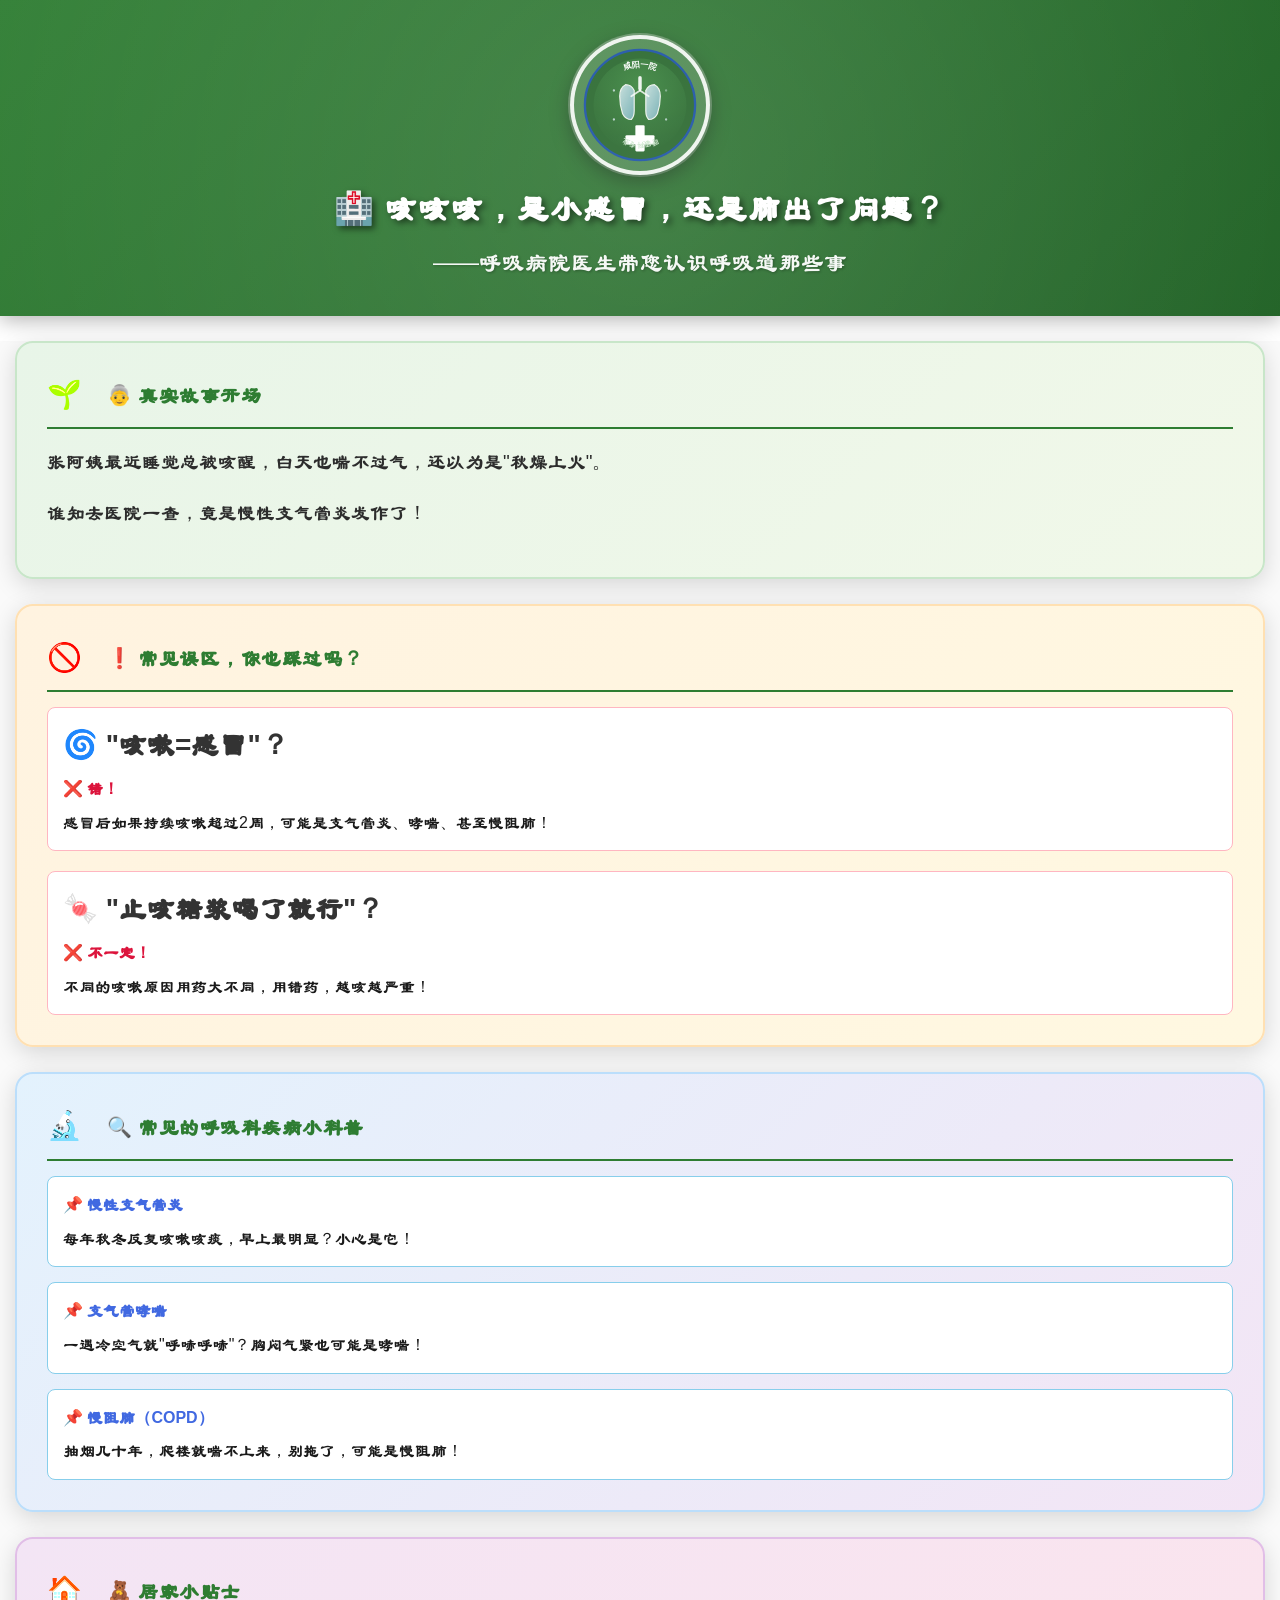
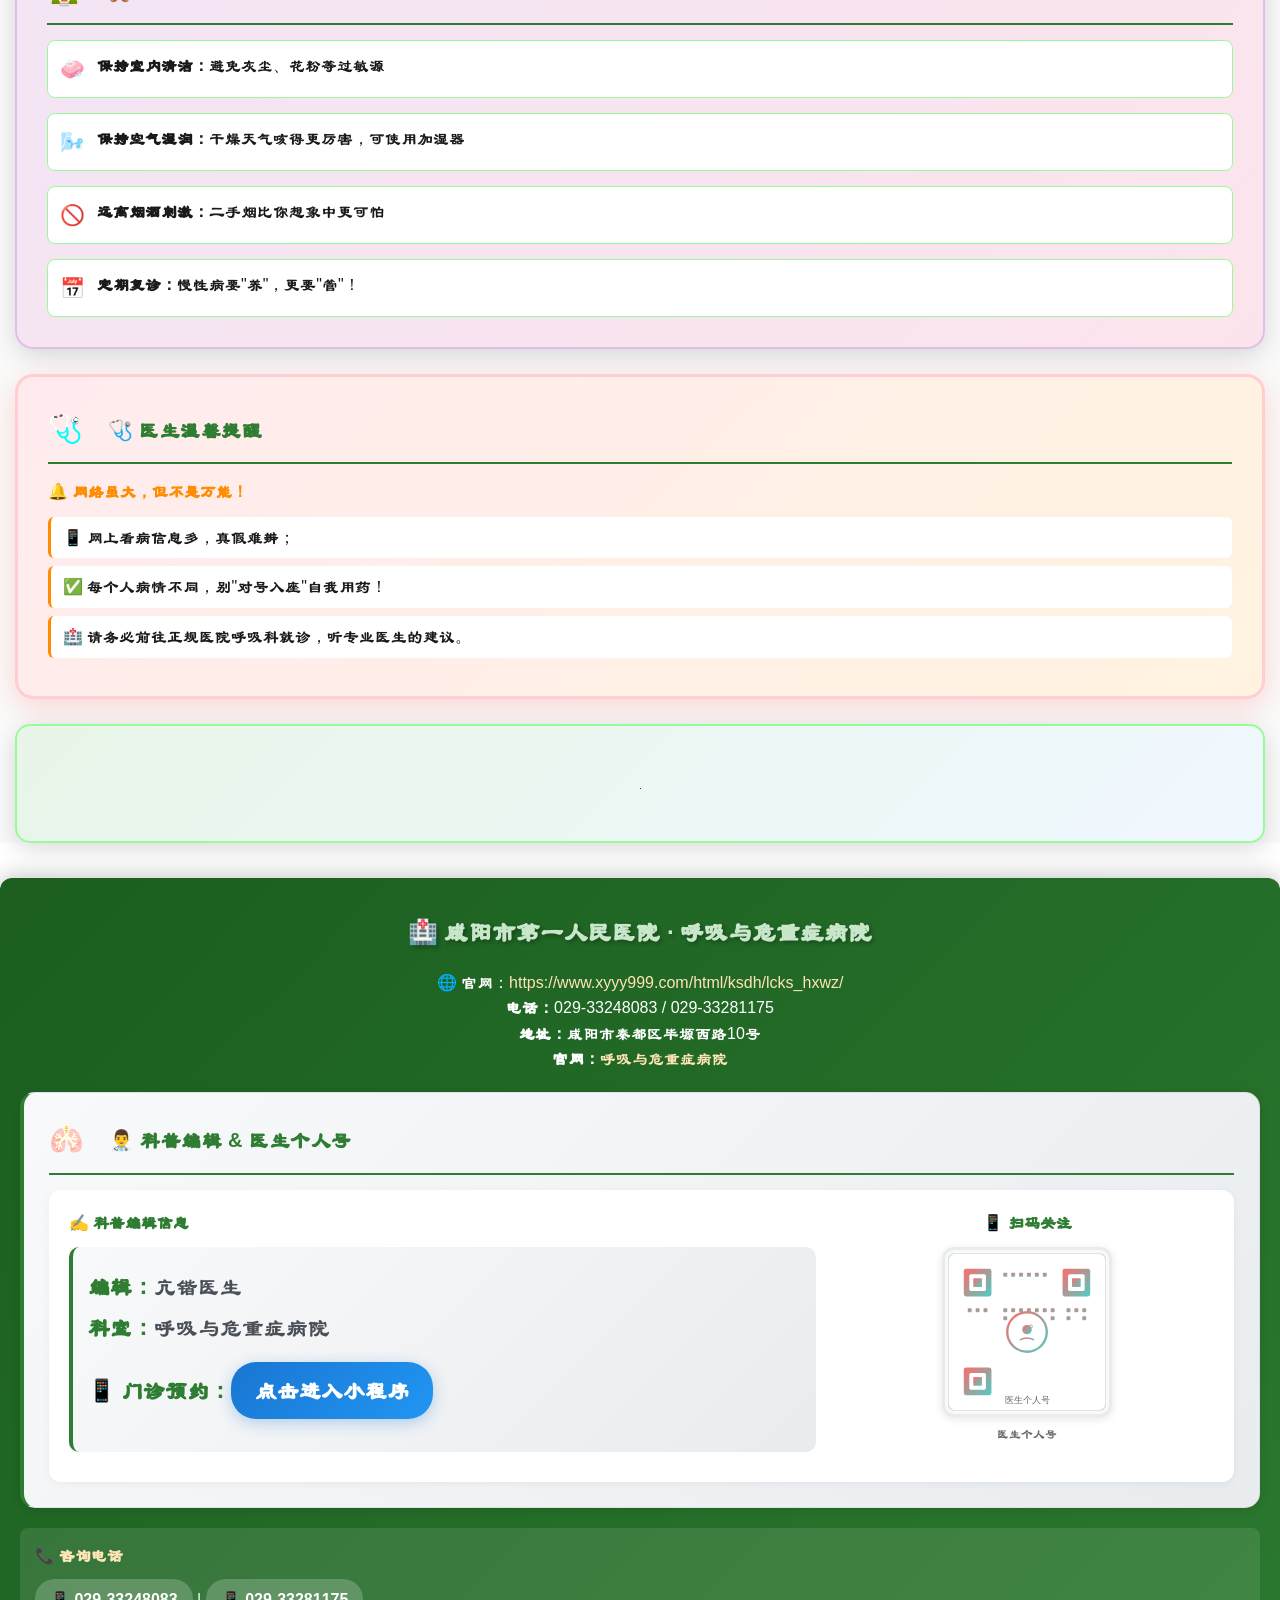
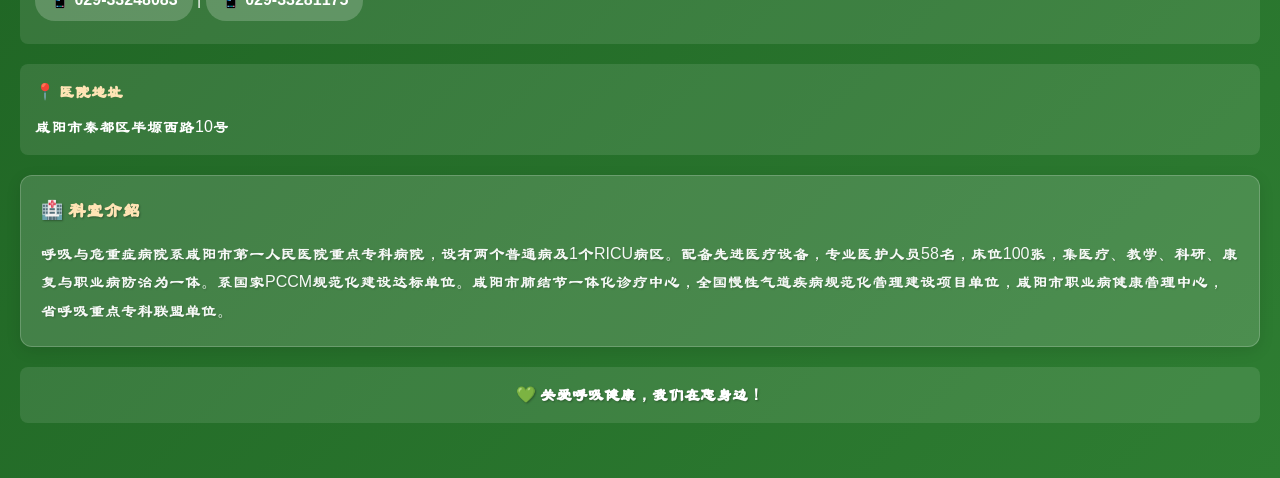
<file: index.html>
<!DOCTYPE html>
<html lang="zh-CN">
<head>
    <meta charset="UTF-8">
    <meta name="viewport" content="width=device-width, initial-scale=1.0, user-scalable=no">
    <meta name="format-detection" content="telephone=yes">
    <title>咳咳咳，是小感冒，还是肺出了问题？ - 咸阳市第一人民医院呼吸科</title>
    <link rel="stylesheet" href="style.css">
    <link href="https://fonts.googleapis.com/css2?family=Noto+Sans+SC:wght@300;400;500;700&display=swap" rel="stylesheet">
    <style>
        @font-face {
            font-family: '汉仪方隶简';
            src: url('./fonts/汉仪方隶简.OTF') format('opentype');
            font-weight: normal;
            font-style: normal;
            font-display: swap;
            unicode-range: U+4E00-9FFF, U+3400-4DBF, U+20000-2A6DF, U+2A700-2B73F, U+2B740-2B81F, U+2B820-2CEAF;
        }
    </style>
</head>
<body>
    <!-- 页面头部 -->
    <header class="header">
        <div class="logo">
            <img src="hospital-logo.svg" alt="咸阳市第一人民医院" class="logo-img" id="hospital-logo" ondblclick="uploadImage('hospital-logo')">
        </div>
        <h1 class="main-title">🏥 咳咳咳，是小感冒，还是肺出了问题？</h1>
        <p class="subtitle">——呼吸病院医生带您认识呼吸道那些事</p>
    </header>

    <!-- 主要内容区域 -->
    <main class="main-content">
        <!-- 真实故事开场 -->
        <section class="story-section">
            <h2 class="section-title">👵 真实故事开场</h2>
            <div class="story-content">
                <p>张阿姨最近睡觉总被咳醒，白天也喘不过气，还以为是"秋燥上火"。</p>
                <p>谁知去医院一查，竟是慢性支气管炎发作了！</p>
            </div>
        </section>

        <!-- 常见误区 -->
        <section class="misconception-section">
            <h2 class="section-title">❗ 常见误区，你也踩过吗？</h2>
            <div class="misconception-list">
                <div class="misconception-item">
                    <h3>🌀 "咳嗽=感冒"？</h3>
                    <p class="wrong-mark">❌ 错！</p>
                    <p>感冒后如果持续咳嗽超过2周，可能是支气管炎、哮喘、甚至慢阻肺！</p>
                </div>
                <div class="misconception-item">
                    <h3>🍬 "止咳糖浆喝了就行"？</h3>
                    <p class="wrong-mark">❌ 不一定！</p>
                    <p>不同的咳嗽原因用药大不同，用错药，越咳越严重！</p>
                </div>
            </div>
        </section>

        <!-- 疾病科普 -->
        <section class="disease-section">
            <h2 class="section-title">🔍 常见的呼吸科疾病小科普</h2>
            <div class="disease-list">
                <div class="disease-item">
                    <h3>📌 慢性支气管炎</h3>
                    <p>每年秋冬反复咳嗽咳痰，早上最明显？小心是它！</p>
                </div>
                <div class="disease-item">
                    <h3>📌 支气管哮喘</h3>
                    <p>一遇冷空气就"呼哧呼哧"？胸闷气紧也可能是哮喘！</p>
                </div>
                <div class="disease-item">
                    <h3>📌 慢阻肺（COPD）</h3>
                    <p>抽烟几十年，爬楼就喘不上来，别拖了，可能是慢阻肺！</p>
                </div>
            </div>
        </section>

        <!-- 居家小贴士 -->
        <section class="tips-section">
            <h2 class="section-title">🧸 居家小贴士</h2>
            <div class="tips-list">
                <div class="tip-item">
                    <span class="tip-icon">🧼</span>
                    <p><strong>保持室内清洁：</strong>避免灰尘、花粉等过敏源</p>
                </div>
                <div class="tip-item">
                    <span class="tip-icon">🌬️</span>
                    <p><strong>保持空气湿润：</strong>干燥天气咳得更厉害，可使用加湿器</p>
                </div>
                <div class="tip-item">
                    <span class="tip-icon">🚫</span>
                    <p><strong>远离烟酒刺激：</strong>二手烟比你想象中更可怕</p>
                </div>
                <div class="tip-item">
                    <span class="tip-icon">📅</span>
                    <p><strong>定期复诊：</strong>慢性病要"养"，更要"管"！</p>
                </div>
            </div>
        </section>

        <!-- 医生温馨提醒 -->
        <section class="doctor-reminder">
            <h2 class="section-title">🩺 医生温馨提醒</h2>
            <div class="reminder-content">
                <h3>🔔 网络虽大，但不是万能！</h3>
                <ul class="reminder-list">
                    <li>📱 网上看病信息多，真假难辨；</li>
                    <li>✅ 每个人病情不同，别"对号入座"自我用药！</li>
                    <li>🏥 请务必前往正规医院呼吸科就诊，听专业医生的建议。</li>
                </ul>
            </div>
        </section>

        <!-- 医患沟通画面 -->
        <section class="communication-section">
            <div class="communication-content">
                <img id="doctor-patient-img" src="doctor-patient-communication.jpg" alt="医患沟通画面" class="communication-image" ondblclick="uploadImage('doctor-patient-img')">
            </div>
        </section>

    </main>

    <!-- 页面底部 -->
    <footer class="footer">
        <div class="hospital-info">
            <h3>🏥 咸阳市第一人民医院 · 呼吸与危重症病院</h3>
            <div class="department-info">
            <p>🌐 官网：<a href="https://www.xyyy999.com/html/ksdh/lcks_hxwz/" target="_blank">https://www.xyyy999.com/html/ksdh/lcks_hxwz/</a></p>

            <div class="contact-item">
                <strong>电话：</strong><span id="phone">029-33248083</span> / <span>029-33281175</span>
            </div>
            <div class="contact-item">
                <strong>地址：</strong><span id="address">咸阳市秦都区毕塬西路10号</span>
            </div>
            <div class="contact-item">
                <strong>官网：</strong><a id="website" href="#" target="_blank">呼吸与危重症病院</a>
            </div>
        </div>
        </div>
        
        <!-- 科普编辑与医生个人号合并区域 -->
        <section class="doctor-editor-section">
            <h2 class="section-title">👨‍⚕️ 科普编辑 & 医生个人号</h2>
            <div class="doctor-editor-content">
                <div class="editor-info-card">
                    <div class="editor-details">
                        <h3>✍️ 科普编辑信息</h3>
                        <div class="editor-info">
                            <p><strong>编辑：</strong><span id="editor-name">亢锴医生</span></p>
                            <p><strong>科室：</strong><span id="editor-department">呼吸与危重症病院</span></p>
                            <p><strong>📱 门诊预约：</strong><a href="#小程序://咸阳市第一人民医院/3qvFwHHh6svxp5e" class="miniprogram-btn">点击进入小程序</a></p>
                        </div>
                    </div>
                    <div class="doctor-qr-card">
                        <h3>📱 扫码关注</h3>
                        <div class="qr-container">
                            <img id="doctor-qr" src="doctor-qr.svg" alt="医生二维码" class="qr-code" ondblclick="uploadImage('doctor-qr')">
                            <p class="qr-label">医生个人号</p>
                        </div>
                    </div>
                </div>
            </div>
        </section>
        
        <div class="contact-info">
            <h4>📞 咨询电话</h4>
            <div class="phone-numbers">
                <p><a href="tel:029-33248083" id="main-phone">📱 029-33248083</a> | <a href="tel:029-33281175" id="dept-phone">📱 029-33281175</a></p>
            </div>
        </div>
        
        <div class="address-info">
            <h4>📍 医院地址</h4>
            <p>咸阳市秦都区毕塬西路10号</p>
        </div>
        
        <div class="department-details">
            <h4>🏥 科室介绍</h4>
            <p>呼吸与危重症病院系咸阳市第一人民医院重点专科病院，设有两个普通病及1个RICU病区。配备先进医疗设备，专业医护人员58名，床位100张，集医疗、教学、科研、康复与职业病防治为一体。系国家PCCM规范化建设达标单位。咸阳市肺结节一体化诊疗中心，全国慢性气道疾病规范化管理建设项目单位，咸阳市职业病健康管理中心，省呼吸重点专科联盟单位。</p>
        </div>
        
        <div class="slogan">
            <p class="care-text">💚 关爱呼吸健康，我们在您身边！</p>
        </div>
    </footer>

    <script src="script.js"></script>
    <script src="config-loader.js"></script>
</body>
</html>
</file>
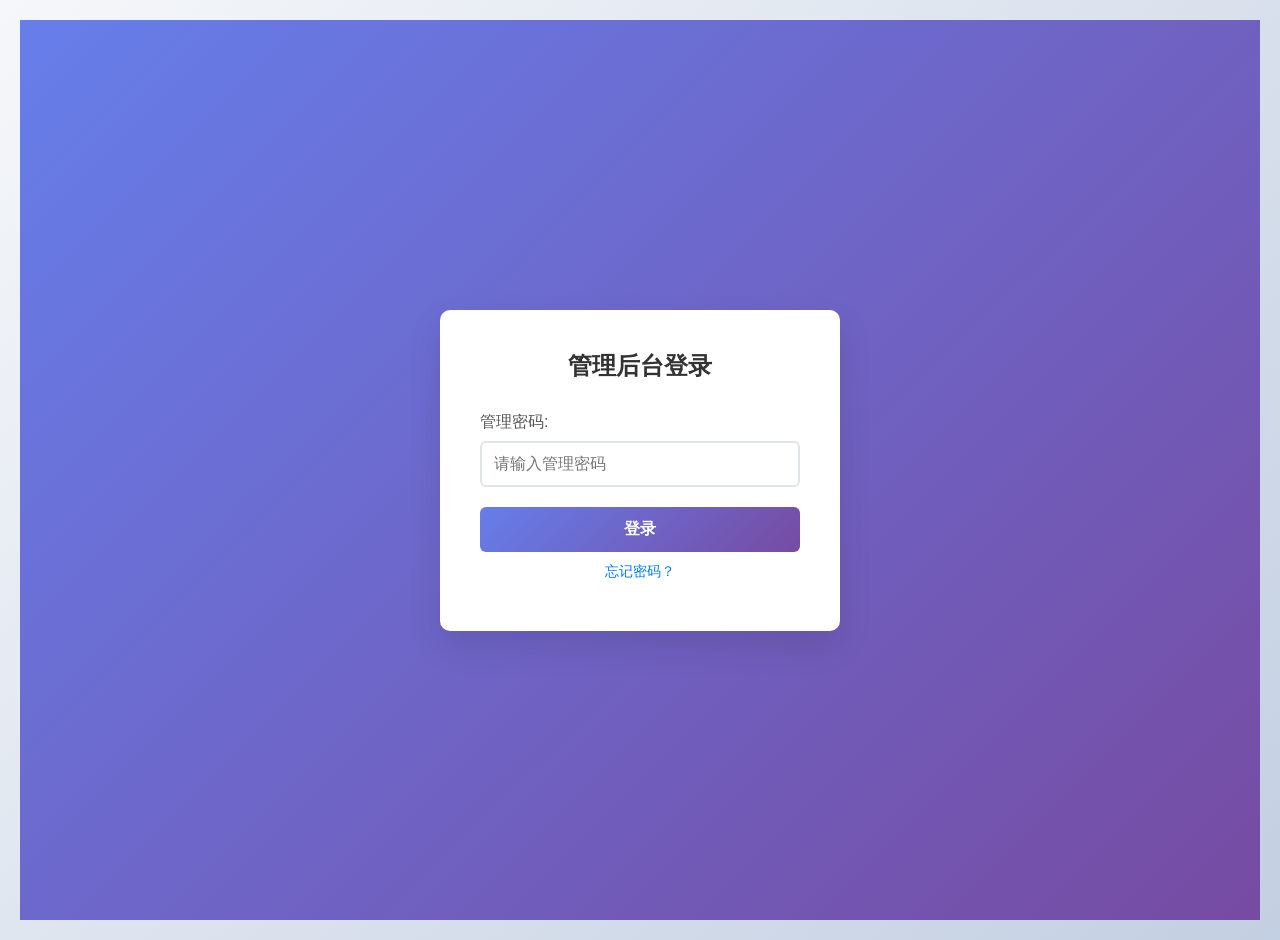
<file: admin.html>
<!DOCTYPE html>
<html lang="zh-CN">
<head>
    <meta charset="UTF-8">
    <meta name="viewport" content="width=device-width, initial-scale=1.0">
    <title>医院H5页面管理后台</title>
    <style>
        * {
            margin: 0;
            padding: 0;
            box-sizing: border-box;
        }

        body {
            font-family: 'HYFangLiJian', 'Microsoft YaHei', sans-serif;
            background: linear-gradient(135deg, #f5f7fa 0%, #c3cfe2 100%);
            min-height: 100vh;
            padding: 20px;
        }

        .container {
            max-width: 1200px;
            margin: 0 auto;
            background: white;
            border-radius: 15px;
            box-shadow: 0 10px 30px rgba(0,0,0,0.1);
            overflow: hidden;
        }

        .header {
            background: linear-gradient(135deg, #2E7D32, #388E3C);
            color: white;
            padding: 30px;
            text-align: center;
        }

        .header h1 {
            font-size: 28px;
            margin-bottom: 10px;
        }

        .content {
            padding: 30px;
        }

        .section {
            margin-bottom: 40px;
            padding: 25px;
            border: 2px solid #e0e0e0;
            border-radius: 10px;
            background: #fafafa;
        }

        .section h2 {
            color: #2E7D32;
            margin-bottom: 20px;
            font-size: 22px;
            border-bottom: 2px solid #2E7D32;
            padding-bottom: 10px;
        }

        .form-group {
            margin-bottom: 20px;
        }

        .form-group label {
            display: block;
            margin-bottom: 8px;
            font-weight: bold;
            color: #333;
        }

        .form-group input,
        .form-group textarea {
            width: 100%;
            padding: 12px;
            border: 2px solid #ddd;
            border-radius: 8px;
            font-size: 16px;
            transition: border-color 0.3s ease;
        }

        .form-group input:focus,
        .form-group textarea:focus {
            outline: none;
            border-color: #2E7D32;
        }

        .file-upload {
            position: relative;
            display: inline-block;
            cursor: pointer;
            background: #f8f9fa;
            border: 2px dashed #2E7D32;
            border-radius: 10px;
            padding: 20px;
            text-align: center;
            transition: all 0.3s ease;
            width: 100%;
        }

        .file-upload:hover {
            background: #e8f5e8;
            border-color: #1B5E20;
        }

        .file-upload input[type="file"] {
            position: absolute;
            opacity: 0;
            width: 100%;
            height: 100%;
            cursor: pointer;
        }

        .preview-image {
            max-width: 200px;
            max-height: 200px;
            border-radius: 10px;
            margin: 10px 0;
            box-shadow: 0 4px 15px rgba(0,0,0,0.1);
        }

        .btn {
            background: linear-gradient(135deg, #2E7D32, #388E3C);
            color: white;
            padding: 12px 30px;
            border: none;
            border-radius: 25px;
            font-size: 16px;
            font-weight: bold;
            cursor: pointer;
            transition: all 0.3s ease;
            margin: 10px 5px;
        }

        .btn:hover {
            background: linear-gradient(135deg, #1B5E20, #2E7D32);
            transform: translateY(-2px);
            box-shadow: 0 6px 20px rgba(46, 125, 50, 0.3);
        }

        .btn-secondary {
            background: linear-gradient(135deg, #1976D2, #2196F3);
        }

        .btn-secondary:hover {
            background: linear-gradient(135deg, #1565C0, #1976D2);
        }

        .btn-danger {
            background: linear-gradient(135deg, #d32f2f, #f44336);
        }

        .btn-danger:hover {
            background: linear-gradient(135deg, #c62828, #d32f2f);
        }

        .grid {
            display: grid;
            grid-template-columns: repeat(auto-fit, minmax(300px, 1fr));
            gap: 20px;
        }

        .status {
            padding: 10px;
            border-radius: 5px;
            margin: 10px 0;
            font-weight: bold;
        }

        .status.success {
            background: #d4edda;
            color: #155724;
            border: 1px solid #c3e6cb;
        }

        .status.error {
            background: #f8d7da;
            color: #721c24;
            border: 1px solid #f5c6cb;
        }

        .current-config {
            background: #e3f2fd;
            padding: 15px;
            border-radius: 8px;
            margin: 15px 0;
        }

        .config-item {
            margin: 8px 0;
            padding: 8px;
            background: white;
            border-radius: 5px;
            border-left: 4px solid #2E7D32;
        }

        /* 登录界面样式 */
        .login-container {
            display: flex;
            justify-content: center;
            align-items: center;
            min-height: 100vh;
            background: linear-gradient(135deg, #667eea 0%, #764ba2 100%);
        }

        .login-box {
            background: white;
            padding: 40px;
            border-radius: 10px;
            box-shadow: 0 15px 35px rgba(0, 0, 0, 0.1);
            width: 100%;
            max-width: 400px;
            text-align: center;
        }

        .login-box h2 {
            margin-bottom: 30px;
            color: #333;
            font-weight: 600;
        }

        .login-box .form-group {
            margin-bottom: 20px;
            text-align: left;
        }

        .login-box label {
            display: block;
            margin-bottom: 8px;
            color: #555;
            font-weight: 500;
        }

        .login-box input[type="password"] {
            width: 100%;
            padding: 12px;
            border: 2px solid #e1e5e9;
            border-radius: 6px;
            font-size: 16px;
            transition: border-color 0.3s;
            box-sizing: border-box;
        }

        .login-box input[type="password"]:focus {
            outline: none;
            border-color: #667eea;
        }

        .login-box button[type="submit"] {
            width: 100%;
            padding: 12px;
            background: linear-gradient(135deg, #667eea 0%, #764ba2 100%);
            color: white;
            border: none;
            border-radius: 6px;
            font-size: 16px;
            font-weight: 600;
            cursor: pointer;
            transition: transform 0.2s;
        }

        .login-box button[type="submit"]:hover {
            transform: translateY(-2px);
        }
        
        .forgot-password-link {
            text-align: center;
            margin: 10px 0;
        }
        
        .forgot-password-link a {
            color: #007bff;
            text-decoration: none;
            font-size: 14px;
        }
        
        .forgot-password-link a:hover {
            text-decoration: underline;
        }
        
        /* 密码重置模态框样式 */
        .reset-step {
            margin-bottom: 20px;
        }
        
        .reset-step h4 {
            color: #333;
            margin-bottom: 15px;
            border-bottom: 2px solid #007bff;
            padding-bottom: 5px;
        }
        
        .verification-input {
            display: flex;
            gap: 10px;
            align-items: center;
        }
        
        .verification-input input {
            flex: 1;
        }
        
        .verification-input button {
            white-space: nowrap;
            min-width: 100px;
        }
        
        .form-actions {
            display: flex;
            justify-content: flex-end;
            gap: 10px;
            margin-top: 20px;
        }
        
        #send-code-btn:disabled {
            background-color: #6c757d;
            cursor: not-allowed;
        }

        .error-message {
            color: #dc3545;
            margin-top: 10px;
            font-size: 14px;
        }

        .logout-btn {
            background: #dc3545;
            color: white;
            border: none;
            padding: 8px 16px;
            border-radius: 4px;
            cursor: pointer;
            font-size: 14px;
            margin-left: 20px;
        }

        .logout-btn:hover {
            background: #c62828;
        }
        
        /* 模态框样式 */
        .modal {
            position: fixed;
            z-index: 1000;
            left: 0;
            top: 0;
            width: 100%;
            height: 100%;
            background-color: rgba(0, 0, 0, 0.5);
            display: flex;
            justify-content: center;
            align-items: center;
        }
        
        .modal-content {
            background: white;
            border-radius: 8px;
            width: 90%;
            max-width: 500px;
            max-height: 90vh;
            overflow-y: auto;
            box-shadow: 0 4px 20px rgba(0, 0, 0, 0.3);
        }
        
        .modal-header {
            padding: 20px;
            border-bottom: 1px solid #eee;
            display: flex;
            justify-content: space-between;
            align-items: center;
        }
        
        .modal-header h3 {
            margin: 0;
            color: #333;
        }
        
        .close {
            font-size: 24px;
            font-weight: bold;
            cursor: pointer;
            color: #999;
            transition: color 0.3s;
        }
        
        .close:hover {
            color: #333;
        }
        
        .modal-body {
            padding: 20px;
        }
        
        .form-actions {
            display: flex;
            gap: 10px;
            justify-content: flex-end;
            margin-top: 20px;
        }
        
        .error-message {
            color: #d32f2f;
            background: #ffebee;
            padding: 10px;
            border-radius: 4px;
            margin-top: 10px;
            border-left: 4px solid #d32f2f;
        }

        .header {
            display: flex;
            justify-content: space-between;
            align-items: center;
            margin-bottom: 30px;
        }
    </style>
</head>
<body>
    <!-- 登录界面 -->
    <div id="login-container" class="login-container">
        <div class="login-box">
            <h2>管理后台登录</h2>
            <form id="login-form">
                <div class="form-group">
                    <label for="password">管理密码:</label>
                    <input type="password" id="admin-password" placeholder="请输入管理密码" required>
                </div>
                <button type="submit">登录</button>
                <div class="forgot-password-link">
                    <a href="#" id="forgot-password-link">忘记密码？</a>
                </div>
                <div id="login-error" class="error-message" style="display: none;">密码错误，请重试</div>
            </form>
        </div>
    </div>

    <!-- 管理界面 -->
    <div id="admin-container" class="container" style="display: none;">
        <div class="header">

            <h1>🏥 咸阳市第一人民医院呼吸与危重症病院</h1>
            <p>H5页面管理后台</p>
            <button id="logout-btn" class="logout-btn">退出登录</button>
        </div>

        <div class="content">
            <!-- 图片管理区域 -->
            <div class="section">
                <h2>🖼️ 图片管理</h2>
                <div class="grid">
                    <div class="form-group">
                        <label>医院徽标</label>
                        <div class="file-upload" onclick="document.getElementById('logo-upload').click()">
                            <input type="file" id="logo-upload" accept="image/jpeg,image/jpg,image/png,image/webp,image/svg+xml,image/gif">
                            <p>📁 点击上传医院徽标</p>
                            <p style="font-size: 12px; color: #666;">支持 JPG、JPEG、PNG、WebP、SVG、GIF 格式，建议尺寸 200x200px，最大 5MB</p>
                        </div>
                        <img id="logo-preview" class="preview-image" style="display: none;">
                    </div>

                    <div class="form-group">
                        <label>医患沟通图片</label>
                        <div class="file-upload" onclick="document.getElementById('comm-upload').click()">
                            <input type="file" id="comm-upload" accept="image/jpeg,image/jpg,image/png,image/webp,image/svg+xml,image/gif">
                            <p>📁 点击上传医患沟通图片</p>
                            <p style="font-size: 12px; color: #666;">支持 JPG、JPEG、PNG、WebP、SVG、GIF 格式，建议尺寸 800x600px，最大 5MB</p>
                        </div>
                        <img id="comm-preview" class="preview-image" style="display: none;">
                    </div>
                </div>
            </div>

            <!-- 联系信息管理 -->
            <div class="section">
                <h2>📞 联系信息管理</h2>
                <div class="grid">
                    <div class="form-group">
                        <label>医院名称</label>
                        <input type="text" id="hospital-name" placeholder="咸阳市第一人民医院">
                    </div>
                    <div class="form-group">
                        <label>科室名称</label>
                        <input type="text" id="department-name" placeholder="呼吸与危重症病院">
                    </div>
                    <div class="form-group">
                        <label>主要电话</label>
                        <input type="tel" id="main-phone" placeholder="029-33766120">
                    </div>
                    <div class="form-group">
                        <label>科室电话</label>
                        <input type="tel" id="dept-phone" placeholder="029-33766120">
                    </div>
                    <div class="form-group">
                        <label>医院地址</label>
                        <input type="text" id="hospital-address" placeholder="咸阳市毕塬路副2号">
                    </div>
                    <div class="form-group">
                        <label>官网链接</label>
                        <input type="url" id="website" placeholder="请输入官网链接">
                    </div>
                    <div class="form-group">
                        <label>小程序链接</label>
                        <input type="text" id="miniprogram-link" placeholder="#小程序://咸阳市第一人民医院/3qvFwHHh6svxp5e">
                    </div>
                </div>
            </div>

            <!-- 主题设置 -->
            <div class="section">
                <h2>🎨 主题设置</h2>
                <div class="grid">
                    <div class="form-group">
                        <label>主色调</label>
                        <input type="color" id="primary-color" value="#2E7D32">
                    </div>
                    <div class="form-group">
                        <label>次要颜色</label>
                        <input type="color" id="secondary-color" value="#1B5E20">
                    </div>
                    <div class="form-group">
                        <label>强调色</label>
                        <input type="color" id="accent-color" value="#4CAF50">
                    </div>
                    <div class="form-group">
                        <label>字体大小</label>
                        <input type="range" id="font-size" min="14" max="24" value="18">
                        <span id="font-size-value">18px</span>
                    </div>
                </div>
            </div>

            <!-- 当前配置显示 -->
            <div class="section">
                <h2>⚙️ 当前配置</h2>
                <div class="current-config">
                    <div id="config-display">正在加载配置...</div>
                </div>
            </div>

            <!-- 科普编辑信息管理 -->
            <div class="section">
                <h2>✍️ 科普编辑信息</h2>
                <div class="grid">
                    <div class="form-group">
                        <label>编辑姓名</label>
                        <input type="text" id="editor-name" placeholder="请输入编辑姓名">
                    </div>
                    <div class="form-group">
                        <label>编辑科室</label>
                        <input type="text" id="editor-department" placeholder="请输入编辑科室">
                    </div>
                    <div class="form-group">
                        <label>编辑职位</label>
                        <input type="text" id="editor-title" placeholder="请输入编辑职位">
                    </div>
                </div>
            </div>

            <!-- 二维码管理 -->
            <div class="section">
                <h2>📱 二维码管理</h2>
                <div class="grid">
                    <!-- 医院公众号二维码已删除 -->

                    <div class="form-group">
                        <label>医生个人号二维码</label>
                        <div class="file-upload" onclick="document.getElementById('doctor-qr-upload').click()">
                            <input type="file" id="doctor-qr-upload" accept="image/jpeg,image/jpg,image/png,image/webp,image/svg+xml,image/gif">
                            <p>📁 点击上传医生个人号二维码</p>
                            <p style="font-size: 12px; color: #666;">支持 JPG、JPEG、PNG、WebP、SVG、GIF 格式，建议尺寸 200x200px，最大 2MB</p>
                        </div>
                        <img id="doctor-qr-preview" class="preview-image" style="display: none;">
                    </div>
                </div>
            </div>

            <!-- 字体设置 -->
            <div class="section">
                <h2>🔤 字体设置</h2>
                <div class="grid">
                    <div class="form-group">
                        <label>字体选择</label>
                        <select id="font-family" style="width: 100%; padding: 12px; border: 2px solid #ddd; border-radius: 8px; font-size: 16px;">
                            <option value="'HYFangLiJian', sans-serif">汉仪方隶简</option>
                            <option value="'Microsoft YaHei', sans-serif">微软雅黑</option>
                            <option value="'SimSun', serif">宋体</option>
                            <option value="'SimHei', sans-serif">黑体</option>
                            <option value="'KaiTi', serif">楷体</option>
                            <option value="'FangSong', serif">仿宋</option>
                            <option value="'Arial', sans-serif">Arial</option>
                            <option value="'Times New Roman', serif">Times New Roman</option>
                        </select>
                    </div>
                    <div class="form-group">
                        <label>字体大小</label>
                        <select id="font-size-select" style="width: 100%; padding: 12px; border: 2px solid #ddd; border-radius: 8px; font-size: 16px;">
                            <option value="12px">12px</option>
                            <option value="14px">14px</option>
                            <option value="16px">16px</option>
                            <option value="18px">18px</option>
                            <option value="20px">20px</option>
                        </select>
                    </div>
                    <div class="form-group">
                        <label>行高</label>
                        <select id="line-height" style="width: 100%; padding: 12px; border: 2px solid #ddd; border-radius: 8px; font-size: 16px;">
                            <option value="1.2">1.2</option>
                            <option value="1.4">1.4</option>
                            <option value="1.5">1.5</option>
                            <option value="1.6">1.6</option>
                            <option value="1.8">1.8</option>
                        </select>
                    </div>
                    <div class="form-group">
                        <label>字体预览</label>
                        <div id="font-preview" style="padding: 15px; border: 2px solid #ddd; border-radius: 8px; background: white; font-family: 'Microsoft YaHei', sans-serif; font-size: 16px; line-height: 1.5;">
                            字体预览：这是一段示例文字，用于预览字体效果。
                        </div>
                    </div>
                </div>
            </div>

            <!-- 操作按钮 -->
            <div class="section">
                <h2>🔧 操作</h2>
                <button class="btn" onclick="saveConfig()">💾 保存配置</button>
                <button class="btn btn-secondary" onclick="previewPage()">👁️ 预览页面</button>
                <button class="btn btn-secondary" onclick="exportConfig()">📤 导出配置</button>
                <button class="btn btn-secondary" onclick="showPasswordModal()">🔐 修改密码</button>
                <button class="btn btn-danger" onclick="resetConfig()">🔄 重置配置</button>
                
                <div id="status-message"></div>
            </div>
        </div>
    </div>

    <!-- 密码重置模态框 -->
    <div id="reset-password-modal" class="modal" style="display: none;">
        <div class="modal-content">
            <div class="modal-header">
                <h3>🔐 密码重置</h3>
                <span class="close" onclick="hideResetPasswordModal()">&times;</span>
            </div>
            <div class="modal-body">
                <!-- 步骤1: 手机号验证 -->
                <div id="phone-verification-step" class="reset-step">
                    <h4>步骤1: 手机号验证</h4>
                    <form id="phone-verification-form">
                        <div class="form-group">
                            <label for="admin-phone">管理员手机号</label>
                            <input type="tel" id="admin-phone" placeholder="请输入绑定的手机号" required>
                        </div>
                        <div class="form-group">
                            <label for="verification-code">验证码</label>
                            <div class="verification-input">
                                <input type="text" id="verification-code" placeholder="请输入验证码" required>
                                <button type="button" id="send-code-btn" class="btn btn-secondary">发送验证码</button>
                            </div>
                        </div>
                        <div class="form-actions">
                            <button type="button" class="btn btn-secondary" onclick="hideResetPasswordModal()">❌ 取消</button>
                            <button type="submit" class="btn btn-primary">✅ 验证</button>
                        </div>
                    </form>
                </div>
                
                <!-- 步骤2: 重置密码 -->
                <div id="new-password-step" class="reset-step" style="display: none;">
                    <h4>步骤2: 设置新密码</h4>
                    <form id="new-password-form">
                        <div class="form-group">
                            <label for="reset-new-password">新密码</label>
                            <input type="password" id="reset-new-password" required minlength="6" placeholder="请输入新密码（至少6位）">
                        </div>
                        <div class="form-group">
                            <label for="reset-confirm-password">确认新密码</label>
                            <input type="password" id="reset-confirm-password" required minlength="6" placeholder="请再次输入新密码">
                        </div>
                        <div class="form-actions">
                            <button type="button" class="btn btn-secondary" onclick="hideResetPasswordModal()">❌ 取消</button>
                            <button type="submit" class="btn btn-primary">✅ 重置密码</button>
                        </div>
                    </form>
                </div>
                
                <div id="reset-error" class="error-message" style="display: none;"></div>
            </div>
        </div>
    </div>

    <!-- 修改密码模态框 -->
    <div id="password-modal" class="modal" style="display: none;">
        <div class="modal-content">
            <div class="modal-header">
                <h3>🔐 修改密码</h3>
                <span class="close" onclick="hidePasswordModal()">&times;</span>
            </div>
            <div class="modal-body">
                <form id="password-change-form">
                    <div class="form-group">
                        <label for="current-password">当前密码</label>
                        <input type="password" id="current-password" required>
                    </div>
                    <div class="form-group">
                        <label for="new-password">新密码</label>
                        <input type="password" id="new-password" required minlength="6">
                    </div>
                    <div class="form-group">
                        <label for="confirm-password">确认新密码</label>
                        <input type="password" id="confirm-password" required minlength="6">
                    </div>
                    <div class="form-actions">
                        <button type="submit" class="btn btn-primary">✅ 确认修改</button>
                        <button type="button" class="btn btn-secondary" onclick="hidePasswordModal()">❌ 取消</button>
                    </div>
                </form>
                <div id="password-error" class="error-message" style="display: none;"></div>
            </div>
        </div>
    </div>

    <script>
        // 管理密码和手机号（存储在localStorage中）
        function getAdminPassword() {
            return localStorage.getItem('admin_password') || 'admin123';
        }
        
        function setAdminPassword(newPassword) {
            localStorage.setItem('admin_password', newPassword);
        }
        
        function getAdminPhone() {
            return localStorage.getItem('admin_phone') || '13800138000';
        }
        
        function setAdminPhone(phone) {
            localStorage.setItem('admin_phone', phone);
        }
        
        // 登录失败次数限制
        function getLoginAttempts() {
            const attempts = localStorage.getItem('login_attempts');
            return attempts ? JSON.parse(attempts) : { count: 0, lastAttempt: 0 };
        }
        
        function setLoginAttempts(count) {
            const attempts = {
                count: count,
                lastAttempt: Date.now()
            };
            localStorage.setItem('login_attempts', JSON.stringify(attempts));
        }
        
        function isAccountLocked() {
            const attempts = getLoginAttempts();
            const lockDuration = 15 * 60 * 1000; // 15分钟锁定
            
            if (attempts.count >= 5) {
                const timeSinceLastAttempt = Date.now() - attempts.lastAttempt;
                if (timeSinceLastAttempt < lockDuration) {
                    return Math.ceil((lockDuration - timeSinceLastAttempt) / 60000); // 返回剩余锁定分钟数
                } else {
                    // 锁定时间已过，重置计数
                    setLoginAttempts(0);
                    return false;
                }
            }
            return false;
        }
        
        // 登录功能
        document.getElementById('login-form').addEventListener('submit', function(e) {
            e.preventDefault();
            
            // 检查账户是否被锁定
            const lockMinutes = isAccountLocked();
            if (lockMinutes) {
                document.getElementById('login-error').textContent = `账户已被锁定，请${lockMinutes}分钟后再试`;
                document.getElementById('login-error').style.display = 'block';
                return;
            }
            
            const password = document.getElementById('admin-password').value;
            
            if (password === getAdminPassword()) {
                // 登录成功，重置失败次数
                setLoginAttempts(0);
                document.getElementById('login-container').style.display = 'none';
                document.getElementById('admin-container').style.display = 'block';
                document.getElementById('login-error').style.display = 'none';
                // 保存登录状态
                sessionStorage.setItem('admin_logged_in', 'true');
            } else {
                // 登录失败，增加失败次数
                const attempts = getLoginAttempts();
                const newCount = attempts.count + 1;
                setLoginAttempts(newCount);
                
                let errorMessage = '密码错误，请重试';
                if (newCount >= 3) {
                    errorMessage += ` (剩余${5 - newCount}次尝试机会)`;
                }
                if (newCount >= 5) {
                    errorMessage = '登录失败次数过多，账户已被锁定15分钟';
                }
                
                document.getElementById('login-error').textContent = errorMessage;
                document.getElementById('login-error').style.display = 'block';
                document.getElementById('admin-password').value = '';
            }
        });
        
        // 退出登录
        document.getElementById('logout-btn').addEventListener('click', function() {
            sessionStorage.removeItem('admin_logged_in');
            document.getElementById('login-container').style.display = 'block';
            document.getElementById('admin-container').style.display = 'none';
            document.getElementById('admin-password').value = '';
        });
        
        // 检查登录状态
        window.addEventListener('load', function() {
            if (sessionStorage.getItem('admin_logged_in') === 'true') {
                document.getElementById('login-container').style.display = 'none';
                document.getElementById('admin-container').style.display = 'block';
            }
        });

        let currentConfig = {};

        // 页面加载时初始化
        document.addEventListener('DOMContentLoaded', async () => {
            await loadCurrentConfig();
            setupEventListeners();
            displayCurrentConfig();
        });

        // 加载当前配置
        async function loadCurrentConfig() {
            try {
                const response = await fetch('config.json');
                currentConfig = await response.json();
                populateForm();
            } catch (error) {
                console.error('加载配置失败:', error);
                showStatus('加载配置失败', 'error');
            }
        }

        // 填充表单
        function populateForm() {
            document.getElementById('hospital-name').value = currentConfig.hospital?.name || '';
            document.getElementById('department-name').value = currentConfig.hospital?.department || '';
            document.getElementById('main-phone').value = currentConfig.contact?.phone || '';
            document.getElementById('dept-phone').value = currentConfig.contact?.department_phone || '';
            document.getElementById('hospital-address').value = currentConfig.contact?.address || '';
            document.getElementById('website').value = currentConfig.contact?.website || '';
            document.getElementById('miniprogram-link').value = currentConfig.hospital?.miniprogram || '';
            document.getElementById('primary-color').value = currentConfig.theme?.primary_color || '#2E7D32';
            document.getElementById('secondary-color').value = currentConfig.theme?.secondary_color || '#1B5E20';
            document.getElementById('accent-color').value = currentConfig.theme?.accent_color || '#4CAF50';
            
            const fontSize = parseInt(currentConfig.theme?.font_size) || 18;
            document.getElementById('font-size').value = fontSize;
            document.getElementById('font-size-value').textContent = fontSize + 'px';
            
            // 填充科普编辑信息
            document.getElementById('editor-name').value = currentConfig.editor?.name || '';
            document.getElementById('editor-department').value = currentConfig.editor?.department || '';
            document.getElementById('editor-title').value = currentConfig.editor?.title || '';
            
            // 填充字体设置
            document.getElementById('font-family').value = currentConfig.theme?.font_family || "'Microsoft YaHei', sans-serif";
            document.getElementById('font-size-select').value = currentConfig.theme?.font_size || '16px';
            document.getElementById('line-height').value = currentConfig.theme?.line_height || '1.5';
            
            // 显示现有图片预览
            if (currentConfig.hospital?.logo) {
                const logoPreview = document.getElementById('logo-preview');
                if (currentConfig.hospital.logo.startsWith('data:image/')) {
                    logoPreview.src = currentConfig.hospital.logo;
                } else {
                    logoPreview.src = currentConfig.hospital.logo;
                }
                logoPreview.style.display = 'block';
            }
            
            if (currentConfig.images?.doctor_patient_communication) {
                const commPreview = document.getElementById('comm-preview');
                if (currentConfig.images.doctor_patient_communication.startsWith('data:image/')) {
                    commPreview.src = currentConfig.images.doctor_patient_communication;
                } else {
                    commPreview.src = currentConfig.images.doctor_patient_communication + '.svg';
                }
                commPreview.style.display = 'block';
            }
            
            if (currentConfig.qr_codes?.doctor_qr) {
                const doctorQrPreview = document.getElementById('doctor-qr-preview');
                if (currentConfig.qr_codes.doctor_qr.startsWith('data:image/')) {
                    doctorQrPreview.src = currentConfig.qr_codes.doctor_qr;
                } else {
                    doctorQrPreview.src = currentConfig.qr_codes.doctor_qr + '.svg';
                }
                doctorQrPreview.style.display = 'block';
            }
            
            updateFontPreview();
        }

        // 设置事件监听器
        function setupEventListeners() {
            // 文件上传
            document.getElementById('logo-upload').addEventListener('change', (e) => handleImageUpload(e, 'logo'));
            document.getElementById('comm-upload').addEventListener('change', (e) => handleImageUpload(e, 'communication'));
            // 医院二维码上传功能已删除
            document.getElementById('doctor-qr-upload').addEventListener('change', (e) => handleImageUpload(e, 'doctor-qr'));
            
            // 字体大小滑块
            document.getElementById('font-size').addEventListener('input', (e) => {
                document.getElementById('font-size-value').textContent = e.target.value + 'px';
            });
            
            // 字体预览
            document.getElementById('font-family').addEventListener('change', updateFontPreview);
            document.getElementById('font-size-select').addEventListener('change', updateFontPreview);
            document.getElementById('line-height').addEventListener('change', updateFontPreview);
        }

        // 处理图片上传
        function handleImageUpload(event, type) {
            const file = event.target.files[0];
            if (!file) return;

            if (!file.type.startsWith('image/')) {
                showStatus('请选择图片文件', 'error');
                return;
            }

            const maxSize = (type.includes('qr')) ? 2 * 1024 * 1024 : 5 * 1024 * 1024;
            if (file.size > maxSize) {
                showStatus(`图片文件不能超过${maxSize / (1024 * 1024)}MB`, 'error');
                return;
            }

            const reader = new FileReader();
            reader.onload = (e) => {
                const imageUrl = e.target.result;
                
                if (type === 'logo') {
                    document.getElementById('logo-preview').src = imageUrl;
                    document.getElementById('logo-preview').style.display = 'block';
                    currentConfig.hospital = currentConfig.hospital || {};
                    currentConfig.hospital.logo = imageUrl;
                } else if (type === 'communication') {
                    document.getElementById('comm-preview').src = imageUrl;
                    document.getElementById('comm-preview').style.display = 'block';
                    currentConfig.images = currentConfig.images || {};
                    currentConfig.images.doctor_patient_communication = imageUrl;
                } else if (type === 'doctor-qr') {
                    document.getElementById('doctor-qr-preview').src = imageUrl;
                    document.getElementById('doctor-qr-preview').style.display = 'block';
                    currentConfig.qr_codes = currentConfig.qr_codes || {};
                    currentConfig.qr_codes.doctor = imageUrl;
                }
                
                const typeNames = {
                    'logo': '医院徽标',
                    'communication': '医患沟通图片',
                    'doctor-qr': '医生个人号二维码'
                };
                
                showStatus(`${typeNames[type]}上传成功`, 'success');
                displayCurrentConfig();
            };
            
            reader.readAsDataURL(file);
        }

        // 保存配置
        function saveConfig() {
            // 更新配置对象
            currentConfig.hospital = currentConfig.hospital || {};
            currentConfig.contact = currentConfig.contact || {};
            currentConfig.theme = currentConfig.theme || {};
            currentConfig.editor = currentConfig.editor || {};
            
            currentConfig.hospital.name = document.getElementById('hospital-name').value;
            currentConfig.hospital.department = document.getElementById('department-name').value;
            currentConfig.hospital.miniprogram = document.getElementById('miniprogram-link').value;
            currentConfig.contact.phone = document.getElementById('main-phone').value;
            currentConfig.contact.department_phone = document.getElementById('dept-phone').value;
            currentConfig.contact.address = document.getElementById('hospital-address').value;
            currentConfig.contact.website = document.getElementById('website').value;
            currentConfig.theme.primary_color = document.getElementById('primary-color').value;
            currentConfig.theme.secondary_color = document.getElementById('secondary-color').value;
            currentConfig.theme.accent_color = document.getElementById('accent-color').value;
            currentConfig.theme.font_size = document.getElementById('font-size').value + 'px';
            
            // 保存科普编辑信息
            currentConfig.editor.name = document.getElementById('editor-name').value;
            currentConfig.editor.department = document.getElementById('editor-department').value;
            currentConfig.editor.title = document.getElementById('editor-title').value;
            
            // 保存字体设置
            currentConfig.theme.font_family = document.getElementById('font-family').value;
            currentConfig.theme.font_size_select = document.getElementById('font-size-select').value;
            currentConfig.theme.line_height = document.getElementById('line-height').value;
            
            currentConfig.last_updated = new Date().toISOString().split('T')[0];
            
            // 保存到本地存储
            localStorage.setItem('hospital_config', JSON.stringify(currentConfig));
            
            // 显示成功消息
            showStatus('配置保存成功！', 'success');
            displayCurrentConfig();
        }

        // 预览页面
        function previewPage() {
            window.open('index.html', '_blank');
        }

        // 导出配置
        function exportConfig() {
            const dataStr = JSON.stringify(currentConfig, null, 2);
            const dataBlob = new Blob([dataStr], {type: 'application/json'});
            const url = URL.createObjectURL(dataBlob);
            
            const link = document.createElement('a');
            link.href = url;
            link.download = 'hospital_config.json';
            link.click();
            
            URL.revokeObjectURL(url);
            showStatus('配置文件已导出', 'success');
        }

        // 重置配置
        function resetConfig() {
            if (confirm('确定要重置所有配置吗？此操作不可撤销。')) {
                localStorage.removeItem('hospital_config');
                location.reload();
            }
        }

        // 显示状态消息
        function showStatus(message, type) {
            const statusDiv = document.getElementById('status-message');
            statusDiv.innerHTML = `<div class="status ${type}">${message}</div>`;
            
            setTimeout(() => {
                statusDiv.innerHTML = '';
            }, 3000);
        }

        // 显示当前配置
        function displayCurrentConfig() {
            const configDisplay = document.getElementById('config-display');
            let html = '';
            
            if (currentConfig.hospital) {
                html += `<div class="config-item"><strong>医院:</strong> ${currentConfig.hospital.name || '未设置'}</div>`;
                html += `<div class="config-item"><strong>科室:</strong> ${currentConfig.hospital.department || '未设置'}</div>`;
            }
            
            if (currentConfig.contact) {
                html += `<div class="config-item"><strong>电话:</strong> ${currentConfig.contact.phone || '未设置'}</div>`;
                html += `<div class="config-item"><strong>地址:</strong> ${currentConfig.contact.address || '未设置'}</div>`;
            }
            
            if (currentConfig.theme) {
                html += `<div class="config-item"><strong>主色调:</strong> <span style="background: ${currentConfig.theme.primary_color}; padding: 2px 8px; border-radius: 3px; color: white;">${currentConfig.theme.primary_color}</span></div>`;
            }
            
            html += `<div class="config-item"><strong>最后更新:</strong> ${currentConfig.last_updated || '未知'}</div>`;
            
            configDisplay.innerHTML = html || '<p>暂无配置信息</p>';
        }
        
        // 更新字体预览
        function updateFontPreview() {
            const fontFamily = document.getElementById('font-family').value;
            const fontSize = document.getElementById('font-size-select').value;
            const lineHeight = document.getElementById('line-height').value;
            
            const preview = document.getElementById('font-preview');
            preview.style.fontFamily = fontFamily;
            preview.style.fontSize = fontSize;
            preview.style.lineHeight = lineHeight;
        }
        
        // 密码管理功能
        function showPasswordModal() {
            document.getElementById('password-modal').style.display = 'block';
            document.getElementById('current-password').value = '';
            document.getElementById('new-password').value = '';
            document.getElementById('confirm-password').value = '';
            document.getElementById('password-error').style.display = 'none';
        }
        
        function hidePasswordModal() {
            document.getElementById('password-modal').style.display = 'none';
        }
        
        // 密码修改表单提交
        document.getElementById('password-change-form').addEventListener('submit', function(e) {
            e.preventDefault();
            
            const currentPassword = document.getElementById('current-password').value;
            const newPassword = document.getElementById('new-password').value;
            const confirmPassword = document.getElementById('confirm-password').value;
            const errorDiv = document.getElementById('password-error');
            
            // 验证当前密码
            if (currentPassword !== getAdminPassword()) {
                errorDiv.textContent = '当前密码不正确';
                errorDiv.style.display = 'block';
                return;
            }
            
            // 验证新密码
            if (newPassword.length < 6) {
                errorDiv.textContent = '新密码长度至少6位';
                errorDiv.style.display = 'block';
                return;
            }
            
            // 验证密码确认
            if (newPassword !== confirmPassword) {
                errorDiv.textContent = '两次输入的新密码不一致';
                errorDiv.style.display = 'block';
                return;
            }
            
            // 更新密码
            setAdminPassword(newPassword);
            hidePasswordModal();
            showStatus('密码修改成功！', 'success');
        });
        
        // 密码重置功能
        let verificationCodeSent = false;
        let verificationCodeValue = '';
        let codeTimer = null;
        
        function showResetPasswordModal() {
            document.getElementById('reset-password-modal').style.display = 'block';
            document.getElementById('phone-verification-step').style.display = 'block';
            document.getElementById('new-password-step').style.display = 'none';
            document.getElementById('reset-error').style.display = 'none';
            resetForm();
        }
        
        function hideResetPasswordModal() {
            document.getElementById('reset-password-modal').style.display = 'none';
            resetForm();
            if (codeTimer) {
                clearInterval(codeTimer);
                codeTimer = null;
            }
        }
        
        function resetForm() {
            document.getElementById('admin-phone').value = '';
            document.getElementById('verification-code').value = '';
            document.getElementById('reset-new-password').value = '';
            document.getElementById('reset-confirm-password').value = '';
            verificationCodeSent = false;
            verificationCodeValue = '';
            const sendBtn = document.getElementById('send-code-btn');
            sendBtn.disabled = false;
            sendBtn.textContent = '发送验证码';
        }
        
        // 发送验证码
        document.getElementById('send-code-btn').addEventListener('click', function() {
            const phone = document.getElementById('admin-phone').value;
            const adminPhone = getAdminPhone();
            
            if (!phone) {
                showResetError('请输入手机号');
                return;
            }
            
            if (phone !== adminPhone) {
                showResetError('手机号不正确，请输入绑定的管理员手机号');
                return;
            }
            
            // 模拟发送验证码（实际项目中需要调用短信API）
            verificationCodeValue = Math.floor(100000 + Math.random() * 900000).toString();
            console.log('验证码（仅用于测试）:', verificationCodeValue);
            alert(`验证码已发送到 ${phone}\n测试验证码: ${verificationCodeValue}`);
            
            verificationCodeSent = true;
            startCodeTimer();
        });
        
        function startCodeTimer() {
            let countdown = 60;
            const sendBtn = document.getElementById('send-code-btn');
            sendBtn.disabled = true;
            
            codeTimer = setInterval(() => {
                sendBtn.textContent = `重新发送(${countdown}s)`;
                countdown--;
                
                if (countdown < 0) {
                    clearInterval(codeTimer);
                    sendBtn.disabled = false;
                    sendBtn.textContent = '发送验证码';
                    codeTimer = null;
                }
            }, 1000);
        }
        
        // 手机号验证表单提交
        document.getElementById('phone-verification-form').addEventListener('submit', function(e) {
            e.preventDefault();
            
            const phone = document.getElementById('admin-phone').value;
            const code = document.getElementById('verification-code').value;
            
            if (!verificationCodeSent) {
                showResetError('请先发送验证码');
                return;
            }
            
            if (code !== verificationCodeValue) {
                showResetError('验证码不正确');
                return;
            }
            
            // 验证成功，进入下一步
            document.getElementById('phone-verification-step').style.display = 'none';
            document.getElementById('new-password-step').style.display = 'block';
            document.getElementById('reset-error').style.display = 'none';
        });
        
        // 新密码设置表单提交
        document.getElementById('new-password-form').addEventListener('submit', function(e) {
            e.preventDefault();
            
            const newPassword = document.getElementById('reset-new-password').value;
            const confirmPassword = document.getElementById('reset-confirm-password').value;
            
            if (newPassword.length < 6) {
                showResetError('新密码长度至少6位');
                return;
            }
            
            if (newPassword !== confirmPassword) {
                showResetError('两次输入的新密码不一致');
                return;
            }
            
            // 重置密码
            setAdminPassword(newPassword);
            hideResetPasswordModal();
            alert('密码重置成功！请使用新密码登录。');
        });
        
        function showResetError(message) {
            document.getElementById('reset-error').textContent = message;
            document.getElementById('reset-error').style.display = 'block';
        }
        
        // 忘记密码链接点击事件
        document.getElementById('forgot-password-link').addEventListener('click', function(e) {
            e.preventDefault();
            showResetPasswordModal();
        });
        
        // 点击模态框外部关闭
        window.addEventListener('click', function(event) {
            const passwordModal = document.getElementById('password-modal');
            const resetModal = document.getElementById('reset-password-modal');
            
            if (event.target === passwordModal) {
                hidePasswordModal();
            }
            if (event.target === resetModal) {
                hideResetPasswordModal();
            }
        });
        
        // 字体切换功能
        function applyFontSettings() {
            const fontFamily = document.getElementById('font-family').value;
            const fontSize = document.getElementById('font-size-select').value;
            const lineHeight = document.getElementById('line-height').value;
            
            // 应用到当前页面
            document.body.style.fontFamily = fontFamily;
            document.body.style.fontSize = fontSize;
            document.body.style.lineHeight = lineHeight;
            
            // 保存到本地存储
            localStorage.setItem('adminFontFamily', fontFamily);
            localStorage.setItem('adminFontSize', fontSize);
            localStorage.setItem('adminLineHeight', lineHeight);
        }
        
        // 加载保存的字体设置
        function loadFontSettings() {
            const savedFontFamily = localStorage.getItem('adminFontFamily');
            const savedFontSize = localStorage.getItem('adminFontSize');
            const savedLineHeight = localStorage.getItem('adminLineHeight');
            
            if (savedFontFamily) {
                document.getElementById('font-family').value = savedFontFamily;
                document.body.style.fontFamily = savedFontFamily;
            }
            if (savedFontSize) {
                document.getElementById('font-size-select').value = savedFontSize;
                document.body.style.fontSize = savedFontSize;
            }
            if (savedLineHeight) {
                document.getElementById('line-height').value = savedLineHeight;
                document.body.style.lineHeight = savedLineHeight;
            }
        }
        
        // 页面加载完成后初始化
        document.addEventListener('DOMContentLoaded', function() {
            loadFontSettings();
            
            // 绑定字体设置变化事件
            document.getElementById('font-family').addEventListener('change', applyFontSettings);
            document.getElementById('font-size-select').addEventListener('change', applyFontSettings);
            document.getElementById('line-height').addEventListener('change', applyFontSettings);
        });
    </script>
</body>
</html>
</file>
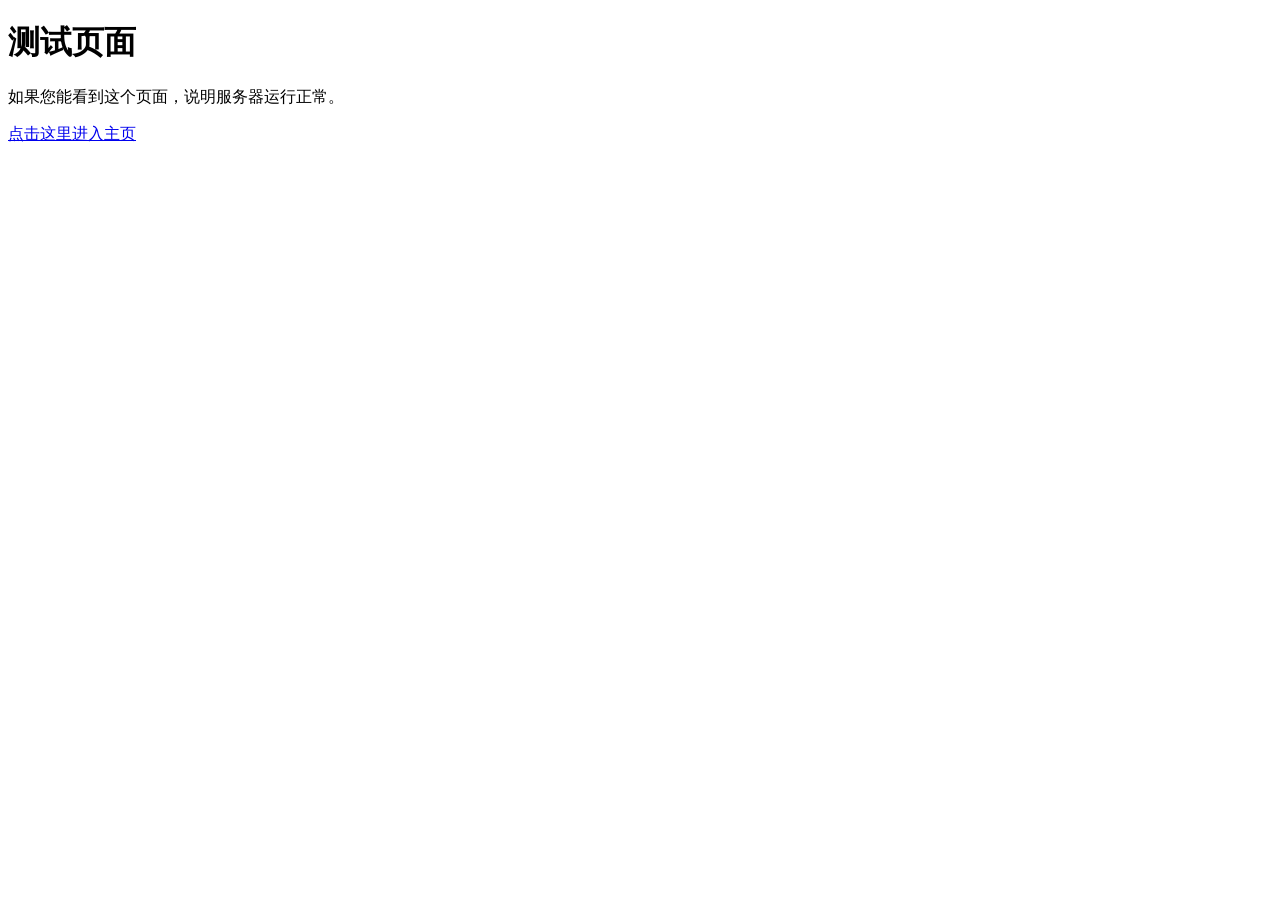
<file: test.html>
<!DOCTYPE html>
<html lang="zh-CN">
<head>
    <meta charset="UTF-8">
    <meta name="viewport" content="width=device-width, initial-scale=1.0">
    <title>测试页面</title>
</head>
<body>
    <h1>测试页面</h1>
    <p>如果您能看到这个页面，说明服务器运行正常。</p>
    <a href="index.html">点击这里进入主页</a>
</body>
</html>
</file>
<file: style.css>
/* 基础样式重置 */
* {
    margin: 0;
    padding: 0;
    box-sizing: border-box;
}

/* 英文字符使用系统字体 */
:lang(en) {
    font-family: -apple-system, BlinkMacSystemFont, 'Segoe UI', 'Arial', sans-serif;
}

/* 中文字符优先使用汉仪字体 */
:lang(zh), :lang(zh-CN) {
    font-family: '汉仪方隶简', 'Microsoft YaHei', 'PingFang SC', 'Hiragino Sans GB', sans-serif;
}

body {
    font-family: '汉仪方隶简', 'Microsoft YaHei', 'PingFang SC', 'Hiragino Sans GB', -apple-system, BlinkMacSystemFont, 'Segoe UI', 'Arial', sans-serif;
    line-height: 1.6;
    color: #1a1a1a;
    background-color: #ffffff;
    font-size: 22px;
    -webkit-font-smoothing: antialiased;
    -moz-osx-font-smoothing: grayscale;
    font-feature-settings: "kern" 1;
    text-rendering: optimizeLegibility;
}

/* 字体选择器样式 */
.font-selector-container {
    position: absolute;
    top: 15px;
    right: 20px;
    z-index: 1000;
    display: flex;
    align-items: center;
    gap: 8px;
}

.font-selector-label {
    color: white;
    font-size: 14px;
    font-weight: 500;
}

.font-selector {
    padding: 6px 12px;
    border: 1px solid rgba(255, 255, 255, 0.3);
    border-radius: 6px;
    background: rgba(255, 255, 255, 0.1);
    color: white;
    font-size: 14px;
    cursor: pointer;
    transition: all 0.3s ease;
}

.font-selector:hover {
    background: rgba(255, 255, 255, 0.2);
    border-color: rgba(255, 255, 255, 0.5);
}

.font-selector option {
    background: #2E7D32;
    color: white;
}

/* 页面头部样式 */
.header {
    background: linear-gradient(135deg, #2E7D32, #1B5E20);
    position: relative;
    color: white;
    padding: 35px 20px;
    text-align: center;
    position: relative;
    overflow: hidden;
    box-shadow: 0 4px 20px rgba(0,0,0,0.3);
}

.header::before {
    content: '';
    position: absolute;
    top: -50%;
    left: -50%;
    width: 200%;
    height: 200%;
    background: radial-gradient(circle, rgba(255,255,255,0.15) 0%, transparent 70%);
    animation: float 6s ease-in-out infinite;
}

@keyframes float {
    0%, 100% { transform: translateY(0px) rotate(0deg); }
    50% { transform: translateY(-20px) rotate(180deg); }
}

.hospital-logo {
    margin-bottom: 15px;
    position: relative;
    z-index: 2;
}

.logo-img {
    width: 140px;
    height: 140px;
    border-radius: 50%;
    border: 4px solid rgba(255,255,255,0.9);
    box-shadow: 0 6px 20px rgba(0,0,0,0.4), 0 0 0 2px rgba(255,255,255,0.3);
    background: rgba(255,255,255,0.15);
    padding: 8px;
    cursor: pointer;
    transition: all 0.3s ease;
}

.main-title {
    font-size: 32px;
    font-weight: 700;
    margin-bottom: 10px;
    position: relative;
    z-index: 2;
    text-shadow: 3px 3px 6px rgba(0,0,0,0.5);
    letter-spacing: 1px;
}

.subtitle {
    font-size: 23px;
    opacity: 0.95;
    position: relative;
    z-index: 2;
    font-weight: 400;
    text-shadow: 1px 1px 3px rgba(0,0,0,0.3);
}

/* 主要内容区域 */
.main-content {
    padding: 0 15px;
    max-width: 100%;
    background: #fafafa;
}

/* 通用section样式 */
section {
    background: white;
    margin: 25px 0;
    padding: 30px;
    border-radius: 18px;
    box-shadow: 0 6px 25px rgba(0,0,0,0.15);
    border-left: 6px solid #2E7D32;
    transition: all 0.3s ease;
    border: 1px solid #e0e0e0;
}

section:hover {
    transform: translateY(-3px);
    box-shadow: 0 12px 35px rgba(0,0,0,0.2);
    border-left-color: #1B5E20;
}

.section-title::before {
    content: '🫁';
    margin-right: 12px;
    font-size: 28px;
    filter: contrast(1.4) saturate(1.3) brightness(1.1);
}

.story-section .section-title::before {
    content: '🌱';
    filter: contrast(1.5) saturate(1.3) brightness(1.1);
}

.misconception-section .section-title::before {
    content: '🚫';
    filter: contrast(1.5) saturate(1.4) brightness(1.1);
}

.disease-section .section-title::before {
    content: '🔬';
    filter: contrast(1.5) saturate(1.3) brightness(1.1);
}

.tips-section .section-title::before {
    content: '🏠';
    filter: contrast(1.5) saturate(1.4) brightness(1.1);
}

.doctor-reminder .section-title::before {
    content: '🩺';
    filter: contrast(1.6) saturate(1.5) brightness(1.2);
}

.section-title {
    font-size: 30px;
    font-weight: 700;
    margin-bottom: 18px;
    color: #1B5E20;
    display: flex;
    align-items: center;
    gap: 12px;
    letter-spacing: 0.5px;
}

/* 真实故事区域 */
.story-section {
    background: linear-gradient(135deg, #E8F5E8, #F1F8E9);
    border-left-color: #388E3C;
    border: 2px solid #C8E6C9;
}

.story-content p {
    margin-bottom: 15px;
    font-size: 19px;
    line-height: 1.9;
    color: #2c2c2c;
    font-weight: 400;
}

/* 常见误区区域 */
.misconception-section {
    background: linear-gradient(135deg, #FFF3E0, #FFF8E1);
    border-left-color: #F57C00;
    border: 2px solid #FFE0B2;
}

.misconception-item {
    margin-bottom: 20px;
    padding: 15px;
    background: white;
    border-radius: 8px;
    border: 1px solid #FFB6C1;
}

.misconception-item:last-child {
    margin-bottom: 0;
}

.misconception-item h3 {
    font-size: 28px;
    margin-bottom: 8px;
    color: #333;
}

.wrong-mark {
    color: #DC143C;
    font-weight: bold;
    font-size: 16px;
    margin-bottom: 8px;
}

/* 疾病科普区域 */
.disease-section {
    background: linear-gradient(135deg, #E3F2FD, #F3E5F5);
    border-left-color: #1976D2;
    border: 2px solid #BBDEFB;
}

.disease-item {
    margin-bottom: 15px;
    padding: 15px;
    background: white;
    border-radius: 8px;
    border: 1px solid #87CEEB;
    transition: transform 0.2s ease;
}

.disease-item:hover {
    transform: translateY(-2px);
    box-shadow: 0 4px 12px rgba(0,0,0,0.15);
}

.disease-item:last-child {
    margin-bottom: 0;
}

.disease-item h3 {
    font-size: 16px;
    margin-bottom: 8px;
    color: #4169E1;
}

/* 居家小贴士区域 */
.tips-section {
    background: linear-gradient(135deg, #F3E5F5, #FCE4EC);
    border-left-color: #7B1FA2;
    border: 2px solid #E1BEE7;
}

.tip-item {
    display: flex;
    align-items: flex-start;
    margin-bottom: 15px;
    padding: 12px;
    background: white;
    border-radius: 8px;
    border: 1px solid #98FB98;
}

.tip-item:last-child {
    margin-bottom: 0;
}

.tip-icon {
    font-size: 20px;
    margin-right: 12px;
    flex-shrink: 0;
}

.tip-item p {
    flex: 1;
    margin: 0;
    line-height: 1.6;
}

/* 医生提醒区域 */
.doctor-reminder {
    background: linear-gradient(135deg, #FFEBEE, #FFF3E0);
    border-left-color: #C62828;
    border: 3px solid #FFCDD2;
    box-shadow: 0 8px 30px rgba(244, 67, 54, 0.2);
}

.reminder-content h3 {
    font-size: 16px;
    margin-bottom: 12px;
    color: #FF8C00;
}

.reminder-list {
    list-style: none;
    padding: 0;
}

.reminder-list li {
    margin-bottom: 8px;
    padding: 8px 12px;
    background: white;
    border-radius: 6px;
    border-left: 3px solid #FF8C00;
}

/* 插图区域 */
.illustration-section {
    text-align: center;
    background: linear-gradient(135deg, #F5F5F5, #FAFAFA);
    border-left-color: #9370DB;
    border: 2px solid #E0E0E0;
    box-shadow: 0 6px 20px rgba(0,0,0,0.1);
}

.placeholder-img {
    font-size: 24px;
    padding: 40px 20px;
    background: #f0f0f0;
    border-radius: 8px;
    color: #666;
    border: 2px dashed #ccc;
}

/* 页面底部 */
.footer {
    background: linear-gradient(135deg, #1B5E20, #2E7D32);
    color: white;
    padding: 35px 20px;
    margin-top: 35px;
    border-radius: 12px 12px 0 0;
    box-shadow: 0 -4px 20px rgba(0,0,0,0.2);
}

/* 小程序按钮样式 */
.miniprogram-btn {
    display: inline-block;
    background: linear-gradient(135deg, #1976D2, #2196F3);
    color: white !important;
    padding: 12px 24px;
    border-radius: 25px;
    text-decoration: none;
    font-weight: bold;
    margin: 10px 0;
    transition: all 0.3s ease;
    box-shadow: 0 4px 15px rgba(25, 118, 210, 0.3);
    border: none;
    cursor: pointer;
}

.miniprogram-btn:hover {
    background: linear-gradient(135deg, #1565C0, #1976D2);
    transform: translateY(-2px);
    box-shadow: 0 6px 20px rgba(25, 118, 210, 0.4);
    color: white !important;
}

.miniprogram-btn:active {
    transform: translateY(0);
    box-shadow: 0 2px 10px rgba(25, 118, 210, 0.3);
}

/* 图片上传提示样式 */
.upload-hint {
    position: absolute;
    top: 50%;
    left: 50%;
    transform: translate(-50%, -50%);
    background: rgba(0, 0, 0, 0.8);
    color: white;
    padding: 8px 16px;
    border-radius: 20px;
    font-size: 16px;
    opacity: 0;
    transition: opacity 0.3s ease;
    pointer-events: none;
    z-index: 10;
}

.logo-img:hover + .upload-hint {
    opacity: 1;
}

/* 响应式图片容器 */
.image-container {
    position: relative;
    display: inline-block;
}

.image-container img {
    transition: all 0.3s ease;
}

.image-container:hover img {
    filter: brightness(0.9);
}

.responsive-img-container {
    position: relative;
    display: inline-block;
    cursor: pointer;
    transition: transform 0.2s ease;
}

.responsive-img-container:hover {
    transform: scale(1.02);
}

.responsive-img-container img {
    max-width: 100%;
    height: auto;
    border-radius: 8px;
}

/* 科普编辑信息样式 */
.editor-info {
    background: linear-gradient(135deg, #f8f9fa 0%, #e9ecef 100%);
    padding: 15px;
    border-radius: 10px;
    border-left: 4px solid var(--primary-color);
    margin: 10px 0;
}

.editor-info p {
    margin: 8px 0;
    font-size: 22px;
    color: #495057;
    line-height: 1.5;
}

.editor-info strong {
    color: var(--primary-color);
    font-weight: 600;
}

/* 二维码样式 */
.qr-codes {
    display: flex;
    justify-content: space-around;
    align-items: center;
    gap: 20px;
    margin: 20px 0;
    flex-wrap: wrap;
}

.qr-item {
    text-align: center;
    flex: 1;
    min-width: 170px;
    max-width: 200px;
}

.qr-code {
    width: 170px;
    height: 170px;
    border: 3px solid #e9ecef;
    border-radius: 12px;
    cursor: pointer;
    transition: all 0.3s ease;
    object-fit: cover;
    background: #f8f9fa;
    box-shadow: 0 2px 8px rgba(0,0,0,0.1);
    padding: 3px;
}

.qr-code:hover {
    border-color: var(--primary-color);
    transform: scale(1.08);
    box-shadow: 0 6px 20px rgba(0,0,0,0.25);
    background: #ffffff;
}

.qr-item p {
    margin-top: 8px;
    font-size: 12px;
    color: #6c757d;
    font-weight: 500;
}

/* 字体选择相关样式 */
.font-preview {
    padding: 10px;
    border: 1px solid #dee2e6;
    border-radius: 5px;
    margin: 5px 0;
    background: #f8f9fa;
    font-size: 18px;
}

.font-selector {
    width: 100%;
    padding: 8px;
    border: 1px solid #ced4da;
    border-radius: 5px;
    font-size: 14px;
    background: white;
}

/* CSS变量定义 */
:root {
    --primary-color: #2E7D32;
    --secondary-color: #1B5E20;
    --accent-color: #4CAF50;
}

.hospital-info h3 {
    font-size: 24px;
    margin-bottom: 18px;
    text-align: center;
    text-shadow: 2px 2px 4px rgba(0,0,0,0.3);
    font-weight: 700;
    color: #C8E6C9;
}

.department-info {
    margin-bottom: 20px;
    text-align: center;
}

.department-info a {
    color: #FFE4B5;
    text-decoration: none;
    word-break: break-all;
}

.department-info a:hover {
    text-decoration: underline;
}

.contact-info, .address-info {
    margin-bottom: 20px;
    padding: 15px;
    background: rgba(255,255,255,0.1);
    border-radius: 8px;
}

.contact-info h4, .address-info h4 {
    font-size: 16px;
    margin-bottom: 10px;
    color: #FFE4B5;
}

.phone-numbers p {
    margin-bottom: 8px;
}

.phone-numbers a {
    color: white;
    text-decoration: none;
    font-size: 16px;
    font-weight: bold;
    display: inline-block;
    padding: 8px 15px;
    background: rgba(255,255,255,0.2);
    border-radius: 20px;
    transition: background 0.3s ease;
}

.phone-numbers a:hover {
    background: rgba(255,255,255,0.3);
}

.slogan {
    text-align: center;
    margin: 20px 0;
    padding: 15px;
    background: rgba(255,255,255,0.1);
    border-radius: 8px;
}

.care-text {
    font-size: 16px;
    font-weight: bold;
    text-shadow: 1px 1px 2px rgba(0,0,0,0.3);
}

.department-details {
    background: rgba(255,255,255,0.15);
    padding: 20px;
    border-radius: 12px;
    margin-top: 20px;
    border: 1px solid rgba(255,255,255,0.2);
    box-shadow: 0 4px 15px rgba(0,0,0,0.1);
}

.department-details h4 {
    font-size: 18px;
    margin-bottom: 15px;
    color: #FFE4B5;
    font-weight: 600;
    text-shadow: 1px 1px 2px rgba(0,0,0,0.3);
}

.department-details p {
    line-height: 1.8;
    font-size: 16px;
    color: rgba(255,255,255,0.95);
    text-shadow: 1px 1px 2px rgba(0,0,0,0.2);
}

/* 响应式设计 */
@media (max-width: 480px) {
    .main-title {
        font-size: 18px;
    }
    
    .subtitle {
        font-size: 17px;
    }
    
    section {
        padding: 15px;
        margin: 10px 0;
    }
    
    .section-title {
        font-size: 16px;
    }
    
    .tip-item {
        flex-direction: column;
        align-items: flex-start;
    }
    
    .tip-icon {
        margin-bottom: 8px;
        margin-right: 0;
    }
    
    .logo-img {
        max-width: 150px;
    }
    
    .qr-codes {
        flex-direction: column;
        gap: 15px;
    }
    
    .qr-item {
        max-width: 120px;
    }
    
    .qr-code {
        width: 80px;
        height: 80px;
    }
    
    .editor-info {
        padding: 12px;
    }
}

@media (max-width: 360px) {
    .main-content {
        padding: 0 10px;
    }
    
    .header {
        padding: 15px 10px;
    }
    
    .footer {
        padding: 20px 10px;
    }
    
    section {
        padding: 12px;
    }
}

/* 微信环境优化 */
@media screen and (max-device-width: 480px) {
    body {
        -webkit-text-size-adjust: 100%;
        -ms-text-size-adjust: 100%;
    }
    
    /* 防止微信内置浏览器的字体缩放 */
    * {
        -webkit-text-size-adjust: none;
    }
}

/* 科普编辑与医生个人号合并样式 */
.doctor-editor-section {
    background: linear-gradient(135deg, #f8f9fa 0%, #e9ecef 100%);
    border-radius: 15px;
    padding: 25px;
    margin: 20px 0;
    border-left: 4px solid var(--primary-color);
    box-shadow: 0 2px 10px rgba(0,0,0,0.1);
}

.section-title {
    color: var(--primary-color);
    font-size: 20px;
    font-weight: 700;
    margin: 0 0 15px 0;
    text-align: center;
    padding-bottom: 10px;
    border-bottom: 2px solid var(--primary-color);
}

.doctor-editor-content {
    margin-top: 15px;
}

.editor-info-card {
    display: flex;
    gap: 25px;
    align-items: flex-start;
    background: white;
    padding: 20px;
    border-radius: 12px;
    box-shadow: 0 2px 8px rgba(0,0,0,0.05);
}

.editor-details {
    flex: 2;
    min-width: 0;
}

.doctor-qr-card {
    flex: 1;
    text-align: center;
    min-width: 150px;
}

.editor-details h3,
.doctor-qr-card h3 {
    color: var(--primary-color);
    font-size: 16px;
    margin-bottom: 12px;
    font-weight: 600;
}

.qr-container {
    display: flex;
    flex-direction: column;
    align-items: center;
    gap: 8px;
}

.qr-label {
    font-size: 12px;
    color: #666;
    margin: 0;
}

/* 响应式设计 - 移动端垂直排列 */
@media (max-width: 768px) {
    .editor-info-card {
        flex-direction: column;
        gap: 20px;
        text-align: center;
    }
    
    .editor-details {
        text-align: left;
    }
}

/* 医患沟通画面样式 */
.communication-section {
    background: linear-gradient(135deg, #E8F5E8, #F0F8FF);
    border-left-color: #32CD32;
    border: 2px solid #98FB98;
    border-radius: 15px;
    padding: 25px;
    margin: 20px 0;
}

.communication-content {
    text-align: center;
    padding: 20px;
}

.communication-image {
    max-width: 100%;
    height: auto;
    border-radius: 10px;
    box-shadow: 0 4px 8px rgba(0,0,0,0.1);
    cursor: pointer;
    transition: transform 0.2s ease;
}

.communication-image:hover {
    transform: scale(1.02);
}

/* 打印样式 */
@media print {
    .header, .footer {
        background: #2E8B57 !important;
        color: white !important;
    }
    
    section {
        break-inside: avoid;
        page-break-inside: avoid;
    }
}
</file>
